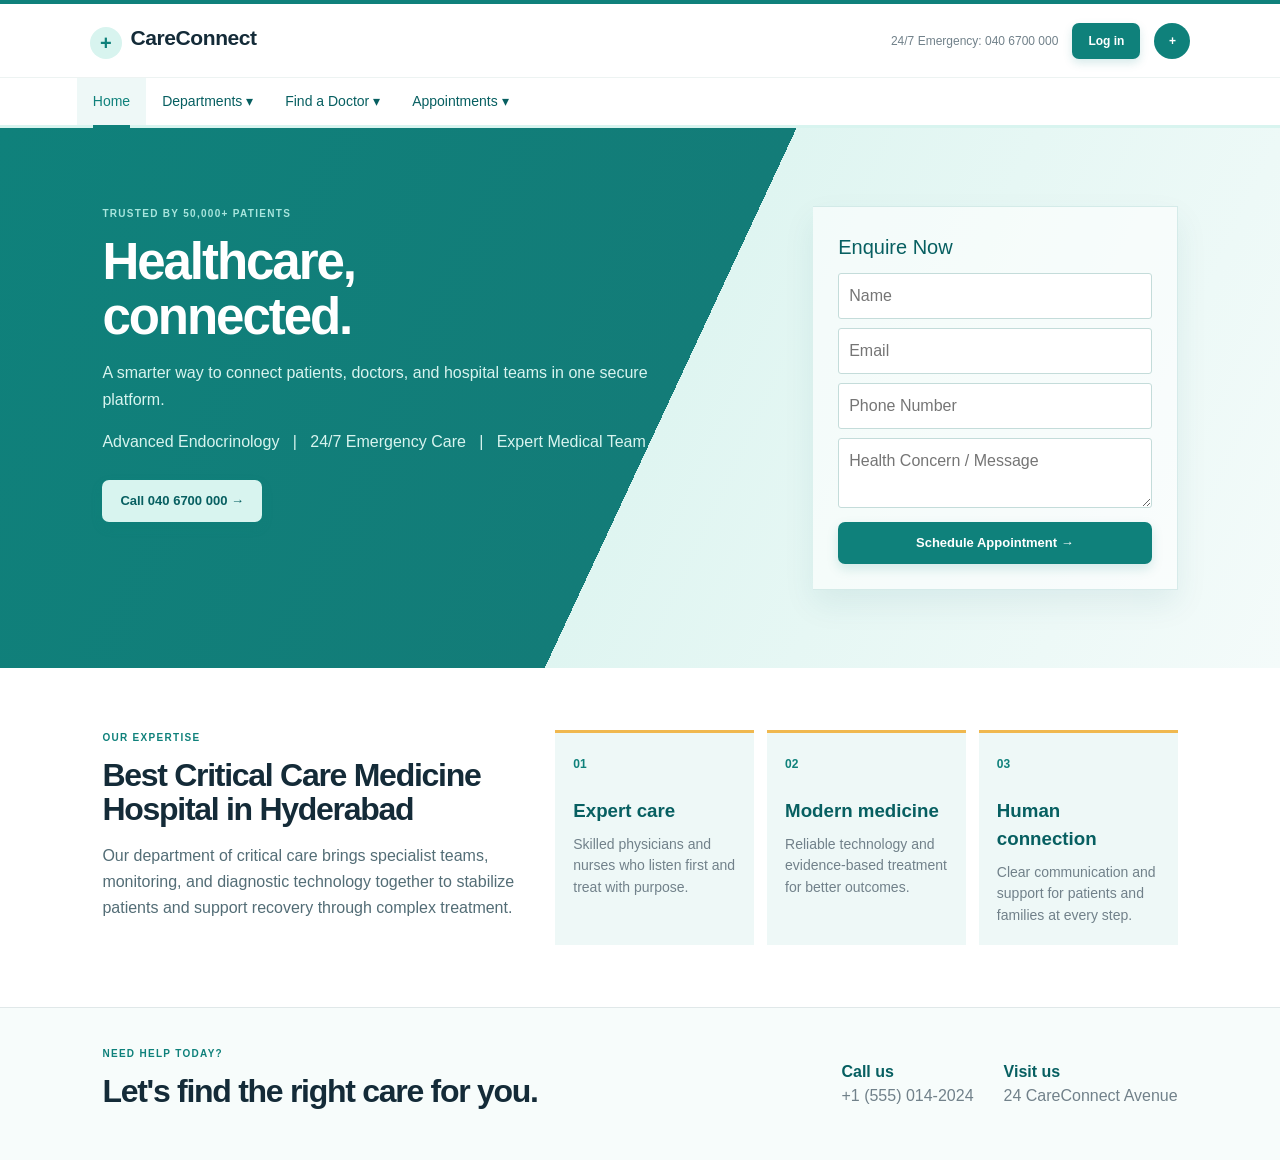
<file: index.html>
<!DOCTYPE html>
<html lang="en">
  <head>
    <meta charset="UTF-8" />
    <meta name="viewport" content="width=device-width, initial-scale=1.0" />
    <title>CareConnect | Healthcare, connected</title>
    <link rel="stylesheet" href="style.css" />
  </head>
  <body>
    <div class="container home-container">
      <header class="topbar">
        <h1>CareConnect</h1>
        <div class="topbar-right"><span>24/7 Emergency: 040 6700 000</span><button class="login-button" type="button">Log in</button><div class="avatar">+</div></div>
      </header>

      <nav class="menu">
        <a href="index.html" class="active">Home</a>
        <div class="menu-dropdown">
          <button class="menu-trigger" type="button">Departments &#9662;</button>
          <div class="menu-panel"><span>Department List</span><span>Department Details</span></div>
        </div>
        <div class="menu-dropdown">
          <button class="menu-trigger" type="button">Find a Doctor &#9662;</button>
          <div class="menu-panel mega">
            <p class="menu-panel-title">Popular specialties</p>
            <span>Cardiology</span><span>Neurology</span><span>Critical Care</span>
            <span>Pediatrics</span><span>Orthopedic Care</span><span>General Physician</span>
          </div>
        </div>
        <div class="menu-dropdown">
          <button class="menu-trigger" type="button">Appointments &#9662;</button>
          <div class="menu-panel"><span>View Appointments</span><span>Book Appointment</span></div>
        </div>
      </nav>

      <main>
        <section class="home-hero">
          <div class="hero-copy">
            <p class="eyebrow">Trusted by 50,000+ patients</p>
            <h2>Healthcare,<br />connected.</h2>
            <p>A smarter way to connect patients, doctors, and hospital teams in one secure platform.</p>
            <p>Advanced Endocrinology &nbsp; | &nbsp; 24/7 Emergency Care &nbsp; | &nbsp; Expert Medical Team</p>
            <div class="hero-actions">
              <a class="button secondary-button" href="tel:0406700000">Call 040 6700 000 &rarr;</a>
            </div>
          </div>
          <form class="hero-note enquiry-form" action="#" method="get">
            <h3>Enquire Now</h3>
            <input type="text" name="name" placeholder="Name" aria-label="Name" required />
            <input type="email" name="email" placeholder="Email" aria-label="Email" required />
            <input type="tel" name="phone" placeholder="Phone Number" aria-label="Phone Number" required />
            <textarea name="message" rows="2" placeholder="Health Concern / Message" aria-label="Health Concern / Message"></textarea>
            <button class="button" type="submit">Schedule Appointment &rarr;</button>
          </form>
        </section>

        <section class="home-section" id="about">
          <div class="section-intro">
            <p class="eyebrow">Our expertise</p>
            <h2>Best Critical Care Medicine Hospital in Hyderabad</h2>
            <p>Our department of critical care brings specialist teams, monitoring, and diagnostic technology together to stabilize patients and support recovery through complex treatment.</p>
          </div>
          <div class="home-values">
            <article class="value-card"><span>01</span><h3>Expert care</h3><p>Skilled physicians and nurses who listen first and treat with purpose.</p></article>
            <article class="value-card"><span>02</span><h3>Modern medicine</h3><p>Reliable technology and evidence-based treatment for better outcomes.</p></article>
            <article class="value-card"><span>03</span><h3>Human connection</h3><p>Clear communication and support for patients and families at every step.</p></article>
          </div>
        </section>

        <section class="home-contact">
          <div><p class="eyebrow">Need help today?</p><h2>Let's find the right care for you.</h2></div>
          <div class="contact-details"><p><strong>Call us</strong><br />+1 (555) 014-2024</p><p><strong>Visit us</strong><br />24 CareConnect Avenue</p></div>
        </section>
      </main>
    </div>
  </body>
</html>
</file>
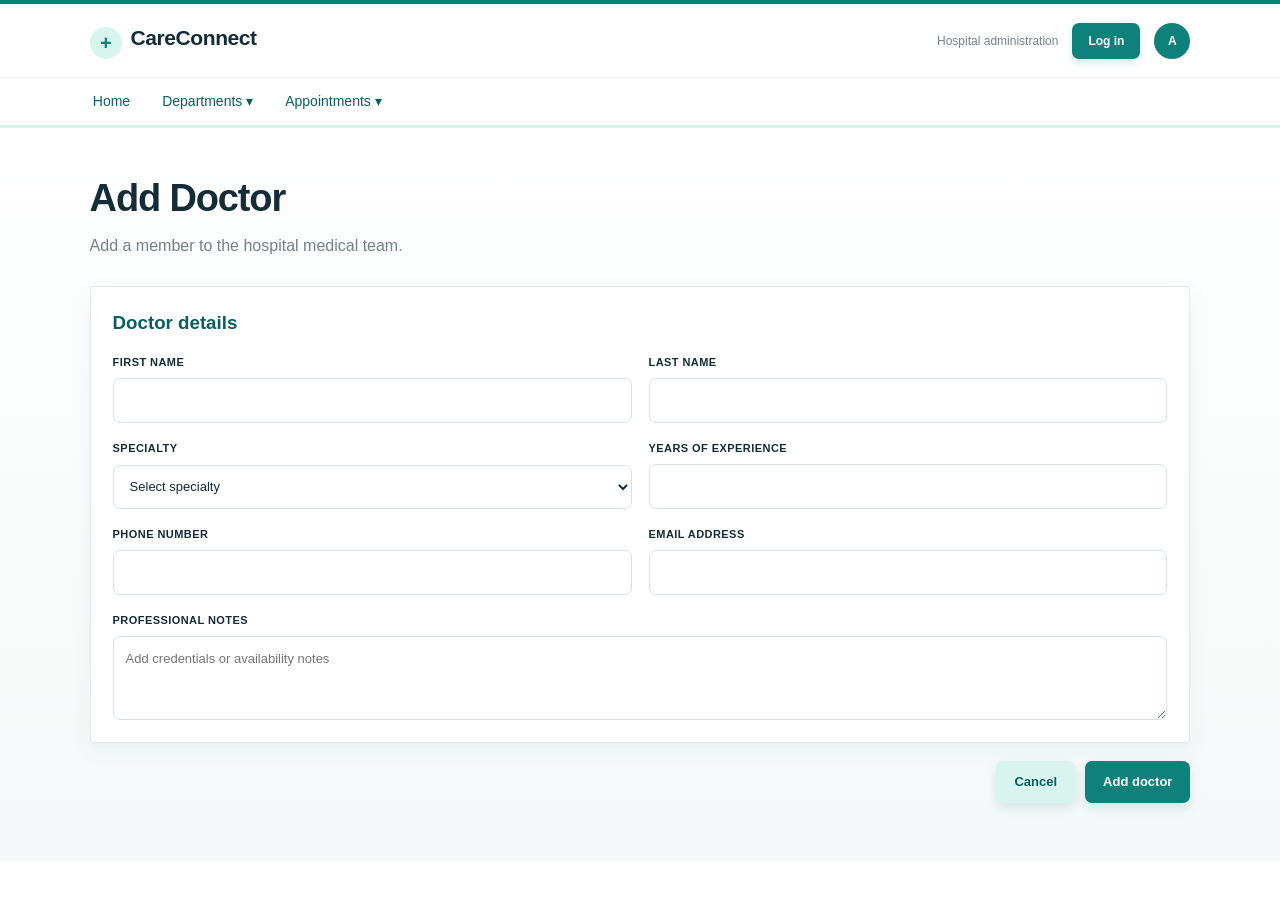
<file: add-doctor.html>
<!DOCTYPE html>
<html lang="en">
  <head>
    <meta charset="UTF-8" />
    <meta name="viewport" content="width=device-width, initial-scale=1.0" />
    <title>Add Doctor | CareConnect</title>
    <link rel="stylesheet" href="style.css" />
  </head>
  <body>
    <div class="container">
      <header class="topbar"><h1>CareConnect</h1><div class="topbar-right"><span>Hospital administration</span><button class="login-button" type="button">Log in</button><div class="avatar">A</div></div></header>
      <nav class="menu"><a href="index.html">Home</a><div class="menu-dropdown"><button class="menu-trigger" type="button">Departments &#9662;</button><div class="menu-panel"><span>Department List</span><span>Department Details</span></div></div><div class="menu-dropdown"><button class="menu-trigger" type="button">Appointments &#9662;</button><div class="menu-panel"><span>View Appointments</span><span>Book Appointment</span></div></div></nav>
      <main>
        <div class="page-heading"><div><h2>Add Doctor</h2><p>Add a member to the hospital medical team.</p></div></div>
        <form class="invoice-form" action="doctors.html" method="get">
          <section class="panel form-section">
            <h3>Doctor details</h3>
            <div class="form-grid">
              <label>First name<input type="text" name="first-name" required /></label>
              <label>Last name<input type="text" name="last-name" required /></label>
              <label>Specialty<select name="specialty" required><option value="">Select specialty</option><option>Cardiology</option><option>Neurology</option><option>Pediatrics</option><option>Orthopedic</option></select></label>
              <label>Years of experience<input type="number" name="experience" min="0" required /></label>
              <label>Phone number<input type="tel" name="phone" required /></label>
              <label>Email address<input type="email" name="email" required /></label>
            </div>
            <label class="notes-field">Professional notes<textarea name="notes" rows="3" placeholder="Add credentials or availability notes"></textarea></label>
          </section>
          <div class="form-actions"><a class="button secondary-button" href="doctors.html">Cancel</a><button class="button" type="submit">Add doctor</button></div>
        </form>
      </main>
    </div>
  </body>
</html>
</file>
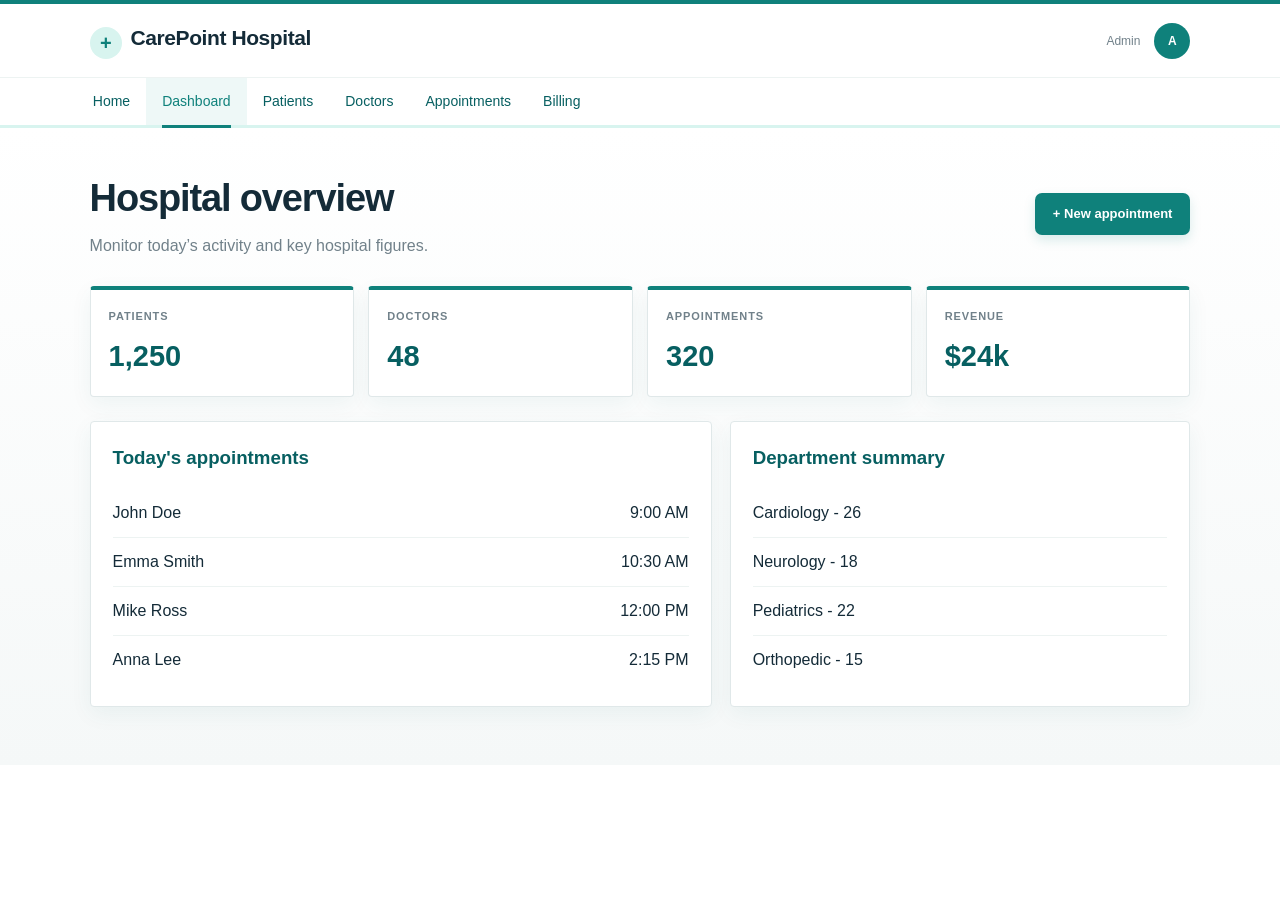
<file: DashBoard.html>
<!DOCTYPE html>
<html lang="en">
	<head>
		<meta charset="UTF-8" />
		<meta name="viewport" content="width=device-width, initial-scale=1.0" />
		<title>Dashboard | CarePoint Hospital</title>
		<link rel="stylesheet" href="style.css" />
	</head>
	<body>
		<div class="container">
			<header class="topbar">
				<div><h1>CarePoint Hospital</h1></div>
				<div class="topbar-right"><span>Admin</span><div class="avatar">A</div></div>
			</header>

			<nav class="menu">
				<a href="index.html" target="_blank">Home</a>
				<a href="dashboard.html" class="active">Dashboard</a>
				<a href="patients.html" target="_blank">Patients</a>
				<a href="doctors.html" target="_blank">Doctors</a>
				<a href="appointments.html" target="_blank">Appointments</a>
				<a href="billing.html" target="_blank">Billing</a>
			</nav>

			<main>
				<div class="page-heading">
					<div><h2>Hospital overview</h2><p>Monitor today’s activity and key hospital figures.</p></div>
					<a class="button" href="new-appointment.html">+ New appointment</a>
				</div>

				<section class="cards">
					<div class="card"><h3>Patients</h3><p>1,250</p></div>
					<div class="card"><h3>Doctors</h3><p>48</p></div>
					<div class="card"><h3>Appointments</h3><p>320</p></div>
					<div class="card"><h3>Revenue</h3><p>$24k</p></div>
				</section>

				<section class="content">
					<div class="panel">
						<h3>Today's appointments</h3>
						<ul>
							<li><span>John Doe</span><span>9:00 AM</span></li>
							<li><span>Emma Smith</span><span>10:30 AM</span></li>
							<li><span>Mike Ross</span><span>12:00 PM</span></li>
							<li><span>Anna Lee</span><span>2:15 PM</span></li>
						</ul>
					</div>
					<div class="panel">
						<h3>Department summary</h3>
						<ul>
							<li>Cardiology - 26</li>
							<li>Neurology - 18</li>
							<li>Pediatrics - 22</li>
							<li>Orthopedic - 15</li>
						</ul>
					</div>
				</section>
			</main>
		</div>
	</body>
</html>
</file>
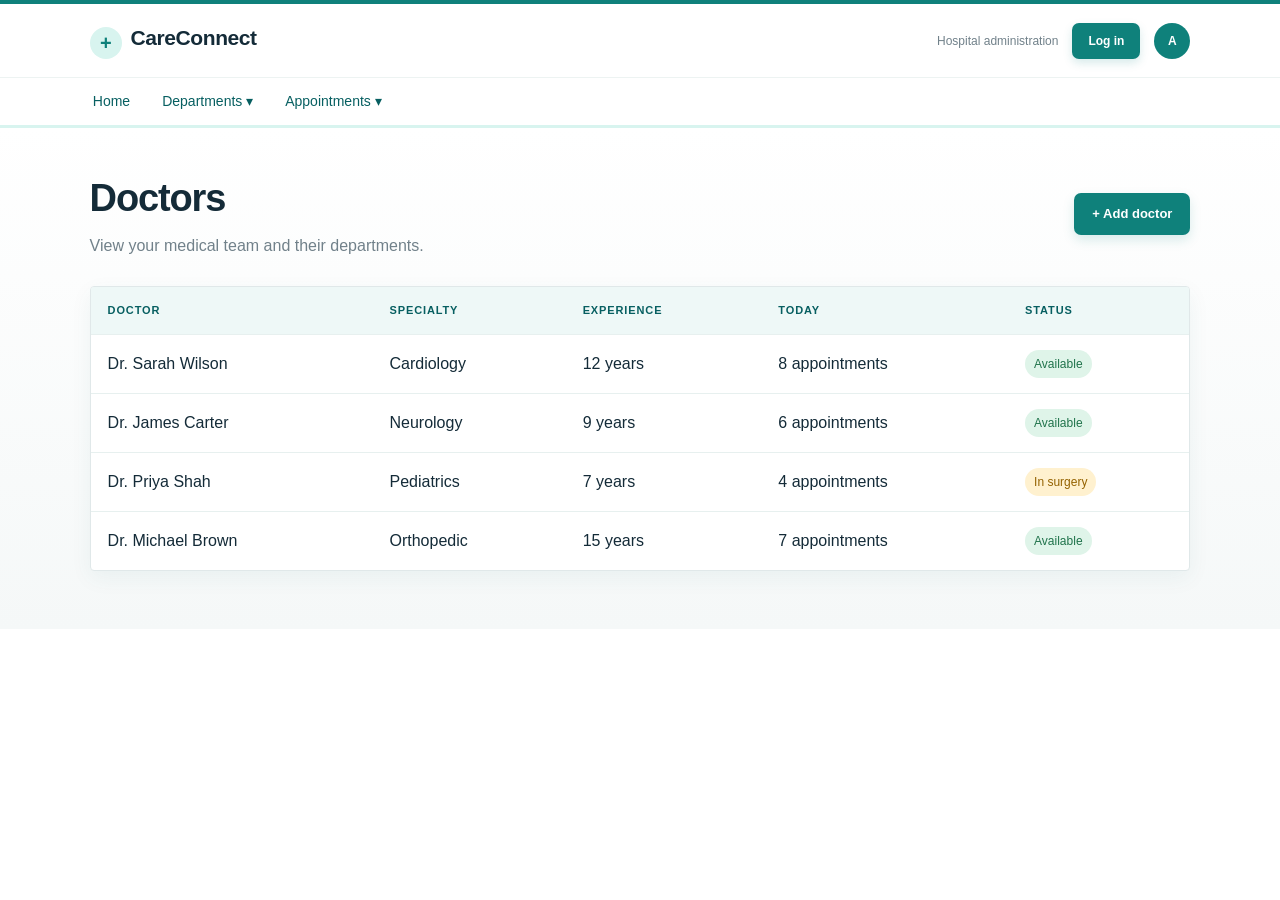
<file: doctors.html>
<!DOCTYPE html>
<html lang="en">
  <head>
    <meta charset="UTF-8" />
    <meta name="viewport" content="width=device-width, initial-scale=1.0" />
    <title>Doctors | CareConnect</title>
    <link rel="stylesheet" href="style.css" />
  </head>
  <body>
    <div class="container">
      <header class="topbar">
        <h1>CareConnect</h1>
        <div class="topbar-right"><span>Hospital administration</span><button class="login-button" type="button">Log in</button><div class="avatar">A</div></div>
      </header>
      <nav class="menu">
        <a href="index.html">Home</a><div class="menu-dropdown"><button class="menu-trigger" type="button">Departments &#9662;</button><div class="menu-panel"><span>Department List</span><span>Department Details</span></div></div><div class="menu-dropdown"><button class="menu-trigger" type="button">Appointments &#9662;</button><div class="menu-panel"><span>View Appointments</span><span>Book Appointment</span></div></div>
      </nav>
      <main>
        <div class="page-heading">
          <div><h2>Doctors</h2><p>View your medical team and their departments.</p></div>
          <a class="button" href="add-doctor.html">+ Add doctor</a>
        </div>
        <section class="panel table-panel">
          <table class="data-table">
            <thead><tr><th>Doctor</th><th>Specialty</th><th>Experience</th><th>Today</th><th>Status</th></tr></thead>
            <tbody>
              <tr><td>Dr. Sarah Wilson</td><td>Cardiology</td><td>12 years</td><td>8 appointments</td><td><span class="status">Available</span></td></tr>
              <tr><td>Dr. James Carter</td><td>Neurology</td><td>9 years</td><td>6 appointments</td><td><span class="status">Available</span></td></tr>
              <tr><td>Dr. Priya Shah</td><td>Pediatrics</td><td>7 years</td><td>4 appointments</td><td><span class="status pending">In surgery</span></td></tr>
              <tr><td>Dr. Michael Brown</td><td>Orthopedic</td><td>15 years</td><td>7 appointments</td><td><span class="status">Available</span></td></tr>
            </tbody>
          </table>
        </section>
      </main>
    </div>
  </body>
</html>
</file>
<file: style.css>
* {
  box-sizing: border-box;
}

:root {
  --teal: #0f817b;
  --teal-dark: #075f61;
  --teal-soft: #d8f4ef;
  --mint: #eef8f7;
  --ink: #142b38;
  --muted: #71818a;
  --line: #e0e8e9;
  --orange: #f0b84f;
  --white: #ffffff;
}

body {
  margin: 0;
  background: #f1f4f5;
  color: var(--ink);
  font-family: "Segoe UI", "Trebuchet MS", sans-serif;
  line-height: 1.5;
}

a { color: inherit; }

.container {
  width: 100%;
  min-height: 100vh;
  margin: 0;
  background: var(--white);
  box-shadow: 0 14px 40px rgba(7, 95, 98, 0.08);
}

.topbar {
  display: flex;
  justify-content: space-between;
  align-items: center;
  min-height: 78px;
  padding: 14px clamp(20px, 7vw, 100px);
  border-top: 4px solid var(--teal);
  border-bottom: 1px solid #edf3f2;
  background: var(--white);
}

.topbar h1 {
  margin: 0;
  color: var(--ink);
  font-size: 21px;
  letter-spacing: -.02em;
}

.topbar h1::before {
  content: "+";
  display: inline-grid;
  place-items: center;
  width: 32px;
  height: 32px;
  margin-right: 9px;
  border: 0;
  background: var(--teal-soft);
  color: var(--teal);
  border-radius: 50%;
  font-size: 20px;
  vertical-align: -5px;
}

.topbar-right { display: flex; align-items: center; gap: 14px; color: var(--muted); font-size: 12px; }
.avatar { display: grid; place-items: center; width: 36px; height: 36px; border-radius: 50%; background: var(--teal); color: white; font-weight: bold; }
.login-button { display: inline-block; border: 0; padding: 9px 16px; border-radius: 7px; background: var(--teal); color: white; font: inherit; font-size: 12px; font-weight: 700; text-decoration: none; box-shadow: 0 4px 10px rgba(8, 127, 123, .16); cursor: pointer; }
.login-button:hover { background: var(--teal-dark); }
.login-container main { display: grid; min-height: calc(100vh - 78px); place-items: center; padding: 56px 20px; background: linear-gradient(135deg, #e6f5f2, #f5f7f8); }
.login-card { width: min(100%, 440px); padding: 38px; }
.login-card h2 { margin: 0 0 8px; color: var(--ink); font-size: 32px; letter-spacing: -.04em; }
.login-copy { margin: 0 0 24px; color: var(--muted); font-size: 13px; }
.login-fields { grid-template-columns: 1fr; }

.menu {
  display: flex;
  flex-wrap: wrap;
  gap: 0;
  padding: 0 clamp(14px, 6vw, 88px);
  border-bottom: 3px solid var(--teal-soft);
  background: var(--white);
}

.menu a, .menu-trigger { position: relative; display: block; padding: 13px 16px; color: var(--teal-dark); text-decoration: none; font: inherit; font-size: 14px; }
.menu-trigger { border: 0; background: transparent; cursor: pointer; }
.menu a::after, .menu-trigger::after { position: absolute; right: 16px; bottom: -3px; left: 16px; height: 3px; background: var(--teal); content: ""; transform: scaleX(0); transition: transform .2s ease; }
.menu a:hover, .menu a.active, .menu-trigger:hover, .menu-dropdown:hover > .menu-trigger { color: var(--teal); background: var(--mint); }
.menu a:hover::after, .menu a.active::after, .menu-trigger:hover::after, .menu-dropdown:hover > .menu-trigger::after { transform: scaleX(1); }

.menu-dropdown { position: relative; }
.menu-panel { position: absolute; z-index: 10; top: calc(100% + 3px); left: 0; display: none; min-width: 230px; padding: 10px 0; border: 1px solid #d8e8e6; border-radius: 0 0 8px 8px; background: #f8fcfb; box-shadow: 0 12px 24px rgba(7, 95, 98, .14); }
.menu-dropdown:hover .menu-panel, .menu-dropdown:focus-within .menu-panel { display: block; }
.menu-panel a, .menu-panel span { padding: 7px 16px; white-space: nowrap; font-size: 14px; }
.menu-panel a::after { display: none; }
.menu-panel a:hover { background: var(--teal-soft); }
.menu-panel span { display: block; color: var(--teal-dark); }
.menu-panel.mega { display: none; grid-template-columns: repeat(3, minmax(150px, 1fr)); gap: 0 24px; width: min(720px, calc(100vw - 28px)); padding: 18px 20px; }
.menu-dropdown:hover .menu-panel.mega, .menu-dropdown:focus-within .menu-panel.mega { display: grid; }
.menu-panel-title { grid-column: 1 / -1; margin: 0 0 8px; color: var(--teal-dark); font-size: 12px; font-weight: bold; letter-spacing: .08em; text-transform: uppercase; }

main { padding: 42px clamp(20px, 7vw, 100px) 58px; background: linear-gradient(180deg, #ffffff 0%, #f5f8f8 100%); }
.page-heading { display: flex; align-items: center; justify-content: space-between; gap: 20px; margin-bottom: 28px; }
.page-heading h2 { margin: 0 0 7px; color: var(--ink); font-size: clamp(25px, 4vw, 38px); letter-spacing: -.03em; }
.page-heading p { margin: 0; color: var(--muted); }

.button { display: inline-block; border: 0; border-radius: 7px; padding: 11px 18px; background: var(--teal); color: white; font: inherit; font-size: 13px; font-weight: 600; text-decoration: none; cursor: pointer; box-shadow: 0 5px 12px rgba(8, 127, 123, .15); }
.button:hover { background: var(--teal-dark); }
.secondary-button { background: var(--teal-soft); color: var(--teal-dark); }

.cards { display: grid; grid-template-columns: repeat(4, 1fr); gap: 14px; margin-bottom: 24px; }
.card, .panel { border: 1px solid var(--line); border-radius: 4px; background: white; box-shadow: 0 7px 22px rgba(7, 95, 98, .06); }
.card { padding: 18px; border-top: 4px solid var(--teal); }
.card h3 { margin: 0 0 10px; color: var(--muted); font-size: 11px; font-weight: 700; letter-spacing: .08em; text-transform: uppercase; }
.card p { margin: 0; color: var(--teal-dark); font-size: 29px; font-weight: bold; }

.content { display: grid; grid-template-columns: 1.35fr 1fr; gap: 18px; }
.panel { padding: 22px; }
.panel h3 { margin: 0 0 17px; color: var(--teal-dark); }
.panel ul { margin: 0; padding: 0; list-style: none; }
.panel li { display: flex; justify-content: space-between; gap: 16px; padding: 12px 0; border-bottom: 1px solid #edf3f2; }
.panel li:last-child { border-bottom: 0; }

.department-layout { display: grid; grid-template-columns: .9fr 1.1fr; gap: 20px; }
.section-heading { display: flex; align-items: flex-start; justify-content: space-between; gap: 12px; margin-bottom: 12px; }
.section-heading h3, .department-details h3 { margin: 0; color: var(--ink); font-size: 25px; letter-spacing: -.03em; }
.department-list { display: grid; gap: 8px; }
.department-item { display: flex; align-items: center; justify-content: space-between; width: 100%; padding: 13px 14px; border: 1px solid transparent; border-radius: 7px; background: #f5f9f9; color: var(--ink); text-align: left; cursor: pointer; font: inherit; }
.department-item:hover, .department-item.selected { border-color: #b8e2dc; background: var(--teal-soft); }
.department-item strong, .department-item small { display: block; }
.department-item strong { font-size: 14px; }
.department-item small { margin-top: 3px; color: var(--muted); font-size: 11px; }
.department-item b { color: var(--teal); font-size: 18px; font-weight: normal; }
.department-details { padding: 30px; background: linear-gradient(135deg, var(--teal) 0%, #0b6f6b 100%); color: white; }
.department-details h3 { margin-bottom: 13px; color: white; font-size: clamp(28px, 4vw, 42px); }
.department-details > p:not(.eyebrow) { max-width: 560px; color: #d8f4ef; }
.department-details .eyebrow { color: #a8e5dd; }
.detail-grid { display: grid; grid-template-columns: repeat(2, 1fr); gap: 16px; margin: 28px 0; padding-top: 22px; border-top: 1px solid rgba(255, 255, 255, .24); }
.detail-grid span, .detail-grid strong { display: block; }
.detail-grid span { margin-bottom: 4px; color: #a8e5dd; font-size: 10px; font-weight: 700; letter-spacing: .08em; text-transform: uppercase; }
.detail-grid strong { font-size: 14px; }
.department-details .button { background: white; color: var(--teal-dark); }

.invoice-form { display: grid; gap: 18px; }
.form-section h3 { margin-top: 0; }
.form-grid { display: grid; grid-template-columns: repeat(2, 1fr); gap: 17px; }
.form-grid label, .notes-field { display: grid; gap: 7px; color: var(--ink); font-size: 11px; font-weight: 700; letter-spacing: .04em; text-transform: uppercase; }
.form-grid input, .form-grid select, .notes-field textarea { width: 100%; border: 1px solid #d7e1e2; border-radius: 7px; padding: 12px; background: #ffffff; color: var(--ink); font: inherit; font-size: 13px; font-weight: normal; letter-spacing: 0; text-transform: none; }
.form-grid input:focus, .form-grid select:focus, .notes-field textarea:focus { outline: 2px solid #a9ded7; border-color: var(--teal); }
.notes-field { margin-top: 17px; }
.notes-field textarea { resize: vertical; }
.form-actions { display: flex; justify-content: flex-end; gap: 10px; }

.table-panel { overflow-x: auto; padding: 0; }
.data-table { width: 100%; min-width: 620px; border-collapse: collapse; }
.data-table th, .data-table td { padding: 15px 17px; text-align: left; border-bottom: 1px solid #e7f0ef; }
.data-table th { background: var(--mint); color: var(--teal-dark); font-size: 11px; letter-spacing: .08em; text-transform: uppercase; }
.data-table tr:last-child td { border-bottom: 0; }
.status { display: inline-block; padding: 5px 9px; border-radius: 999px; background: #dff4e9; color: #20734b; font-size: 12px; }
.status.pending { background: #fff1cf; color: #946200; }
.status.overdue { background: #fde8e8; color: #b42318; }

.home-container { background: var(--white); }
.home-container main { padding: 0; }
.home-hero { display: grid; grid-template-columns: 1.3fr .7fr; gap: 34px; padding: clamp(42px, 7vw, 78px) clamp(24px, 8vw, 112px); background: linear-gradient(115deg, #0f817b 0%, #137c78 52%, #dff5f1 52%, #f4fbfa 100%); }
.hero-copy h2 { margin: 0 0 14px; color: white; font-size: clamp(30px, 5vw, 51px); line-height: 1.08; letter-spacing: -.04em; }
.section-intro h2, .home-contact h2 { margin: 0 0 14px; color: var(--ink); font-size: clamp(30px, 5vw, 51px); line-height: 1.08; letter-spacing: -.04em; }
.hero-copy > p:not(.eyebrow) { max-width: 600px; color: #d8f4ef; line-height: 1.65; }
.section-intro > p:not(.eyebrow) { max-width: 600px; color: #536d76; line-height: 1.65; }
.eyebrow { margin: 0 0 13px; color: var(--teal); font-size: 10px; font-weight: 700; letter-spacing: .13em; text-transform: uppercase; }
.hero-copy .eyebrow { color: #a8e5dd; }
.hero-actions { display: flex; flex-wrap: wrap; gap: 10px; margin-top: 25px; }
.hero-note { display: flex; min-height: 230px; flex-direction: column; justify-content: flex-end; padding: 25px; border-left: 5px solid var(--orange); background: var(--teal); color: white; }
.hero-mark { margin-bottom: auto; color: #f7cf68; font-size: 58px; line-height: .8; }
.hero-note p { margin: 0 0 8px; color: #bde5df; }
.hero-note strong { font-size: 20px; }
.enquiry-form { justify-content: flex-start; gap: 9px; border: 1px solid rgba(8, 127, 123, .14); border-left: 0; background: rgba(255, 255, 255, .62); color: var(--ink); box-shadow: 0 14px 30px rgba(7, 95, 98, .08); }
.enquiry-form h3 { margin: 0 0 2px; color: var(--teal-dark); font-size: 20px; font-weight: normal; }
.enquiry-form input, .enquiry-form textarea { width: 100%; border: 1px solid #c4dcda; border-radius: 3px; padding: 10px; background: white; color: var(--ink); font: inherit; }
.enquiry-form textarea { resize: vertical; }
.enquiry-form .button { width: 100%; margin-top: 5px; }
.home-section { display: grid; grid-template-columns: .8fr 1.2fr; gap: 38px; padding: 62px clamp(24px, 8vw, 112px); background: white; }
.section-intro h2, .home-contact h2 { font-size: 32px; }
.home-values { display: grid; grid-template-columns: repeat(3, 1fr); gap: 13px; }
.value-card { padding: 18px; border-top: 3px solid var(--orange); background: var(--mint); }
.value-card span { color: var(--teal); font-size: 12px; font-weight: bold; }
.value-card h3 { margin: 22px 0 9px; color: var(--teal-dark); }
.value-card p { margin: 0; color: var(--muted); font-size: 14px; line-height: 1.55; }
.home-contact { display: flex; align-items: center; justify-content: space-between; gap: 30px; padding: 38px clamp(24px, 8vw, 112px); border-top: 1px solid var(--line); background: #f7fcfb; }
.contact-details { display: flex; gap: 30px; color: var(--muted); line-height: 1.5; }
.contact-details p { margin: 0; }
.contact-details strong { color: var(--teal-dark); }

@media (max-width: 760px) {
  .container { width: 100%; margin: 0; }
  .topbar { align-items: flex-start; flex-direction: column; gap: 14px; padding: 18px 20px; }
  .menu { padding: 0 12px; }
  .menu a { padding: 12px 9px; font-size: 13px; }
  .menu-trigger { padding: 12px 9px; font-size: 13px; }
  .menu-panel { position: static; width: 100%; box-shadow: none; }
  .menu-panel.mega { grid-template-columns: 1fr 1fr; width: 100%; }
  main { padding: 28px 20px 34px; }
  .cards, .content, .home-hero, .home-section, .department-layout { grid-template-columns: 1fr; }
  .page-heading { align-items: flex-start; flex-direction: column; }
  .form-grid, .home-values { grid-template-columns: 1fr; }
  .detail-grid { grid-template-columns: 1fr; }
  .home-hero, .home-section { padding: 34px 24px; }
  .home-contact { align-items: flex-start; flex-direction: column; padding: 30px 24px; }
  .contact-details { flex-direction: column; gap: 12px; }
  .form-actions { justify-content: stretch; }
  .form-actions .button { flex: 1; text-align: center; }
}
</file>
